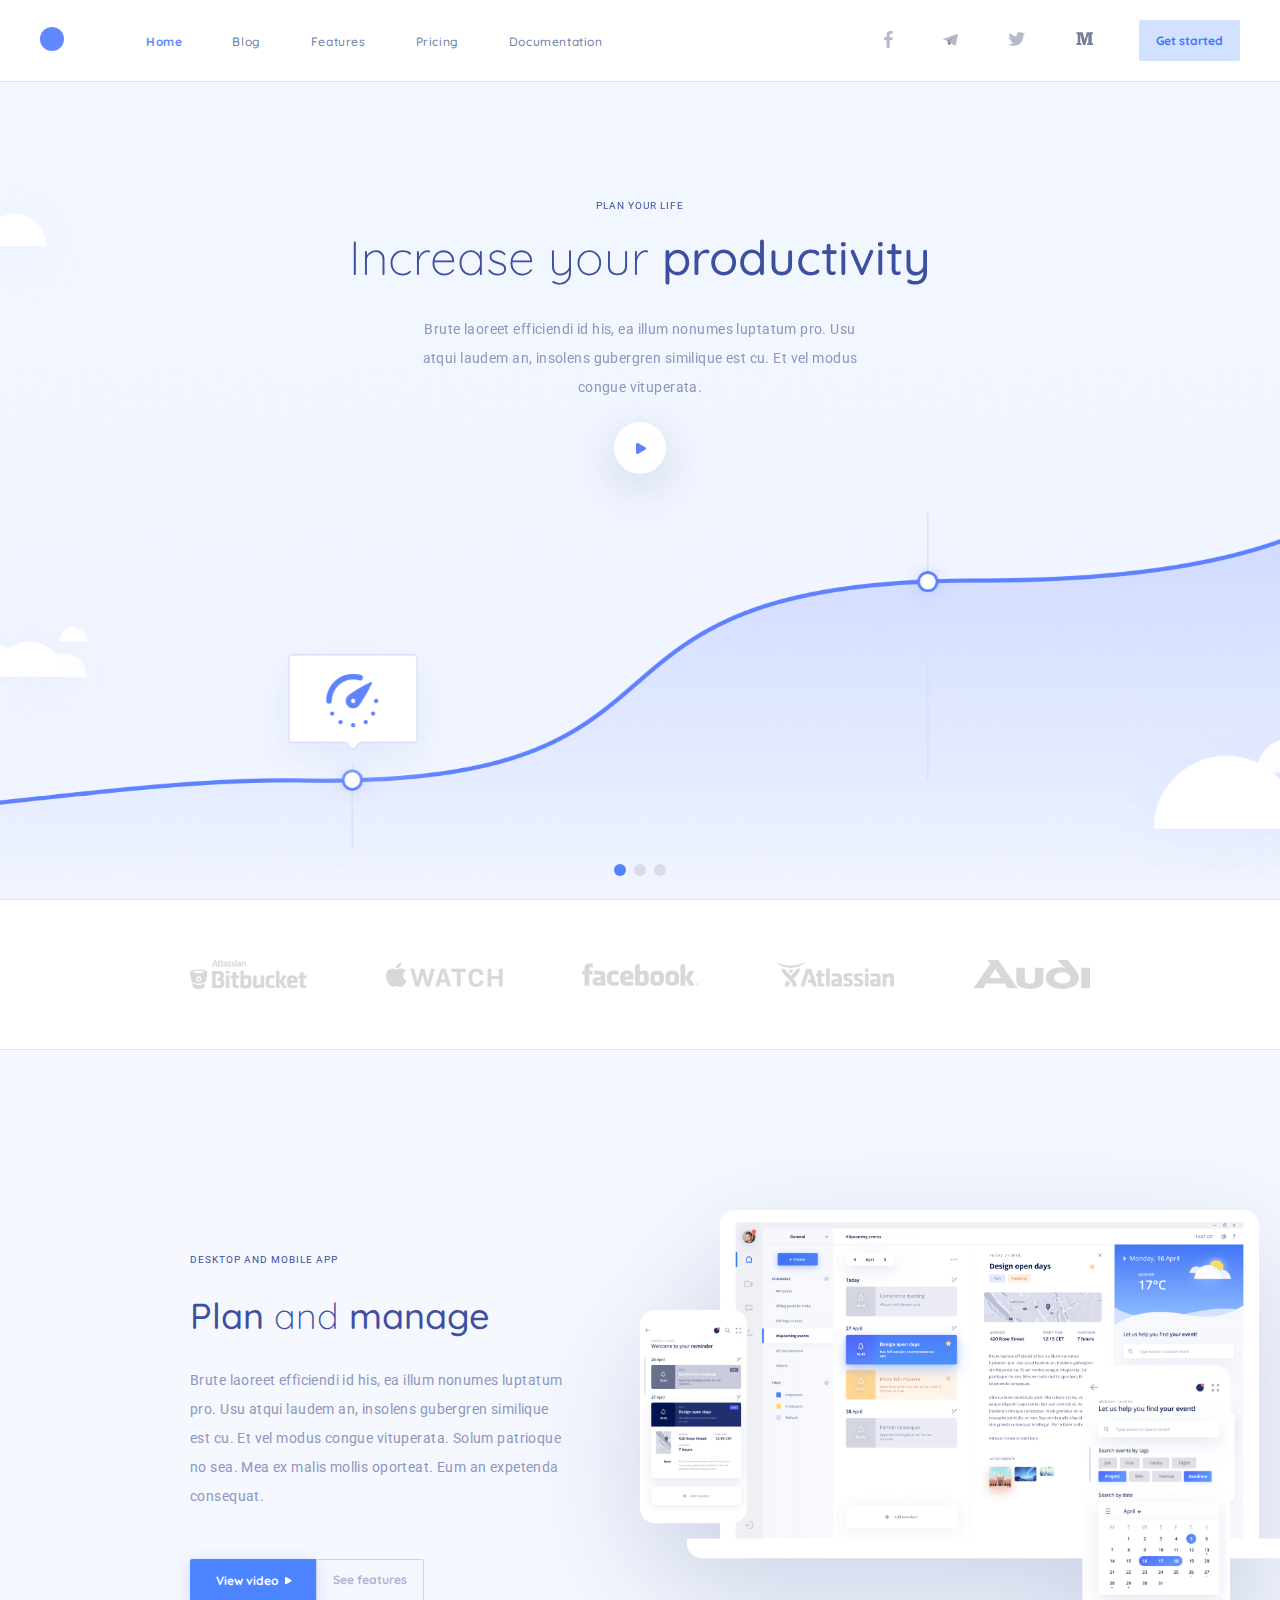
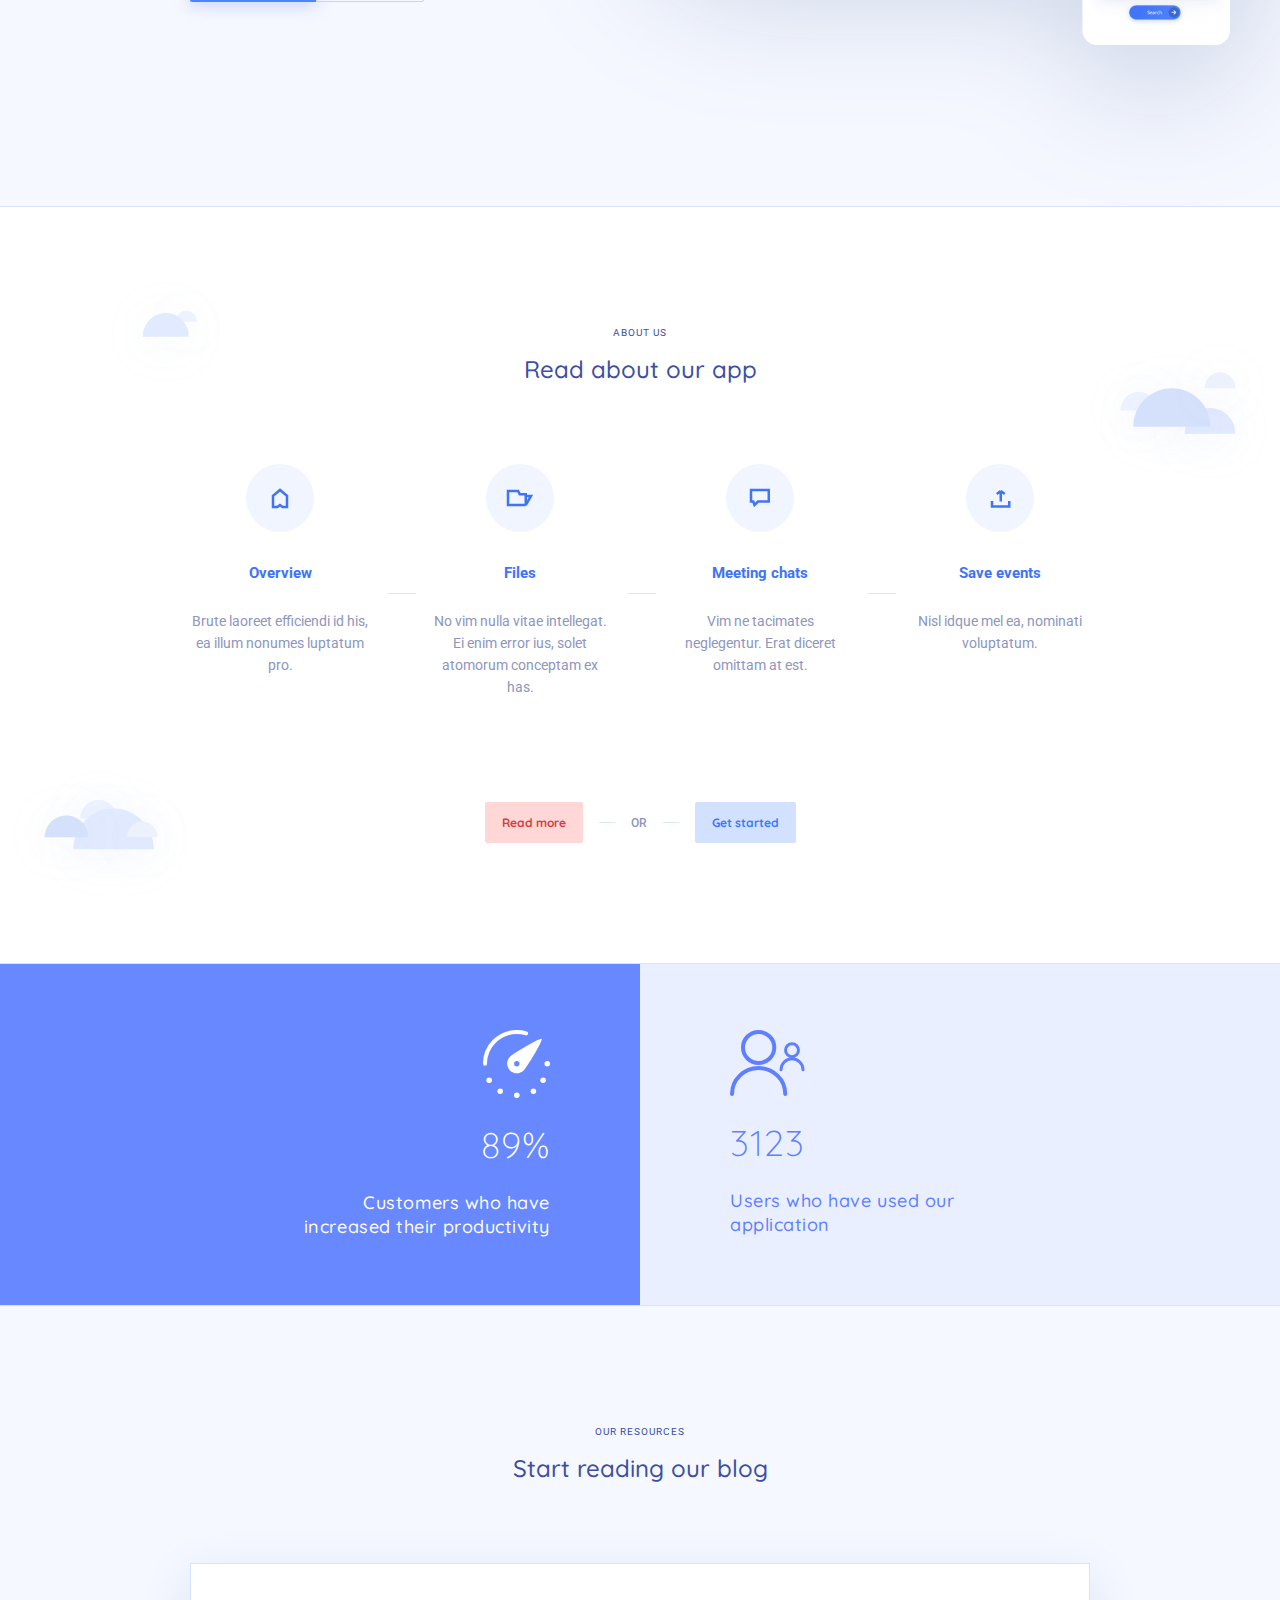
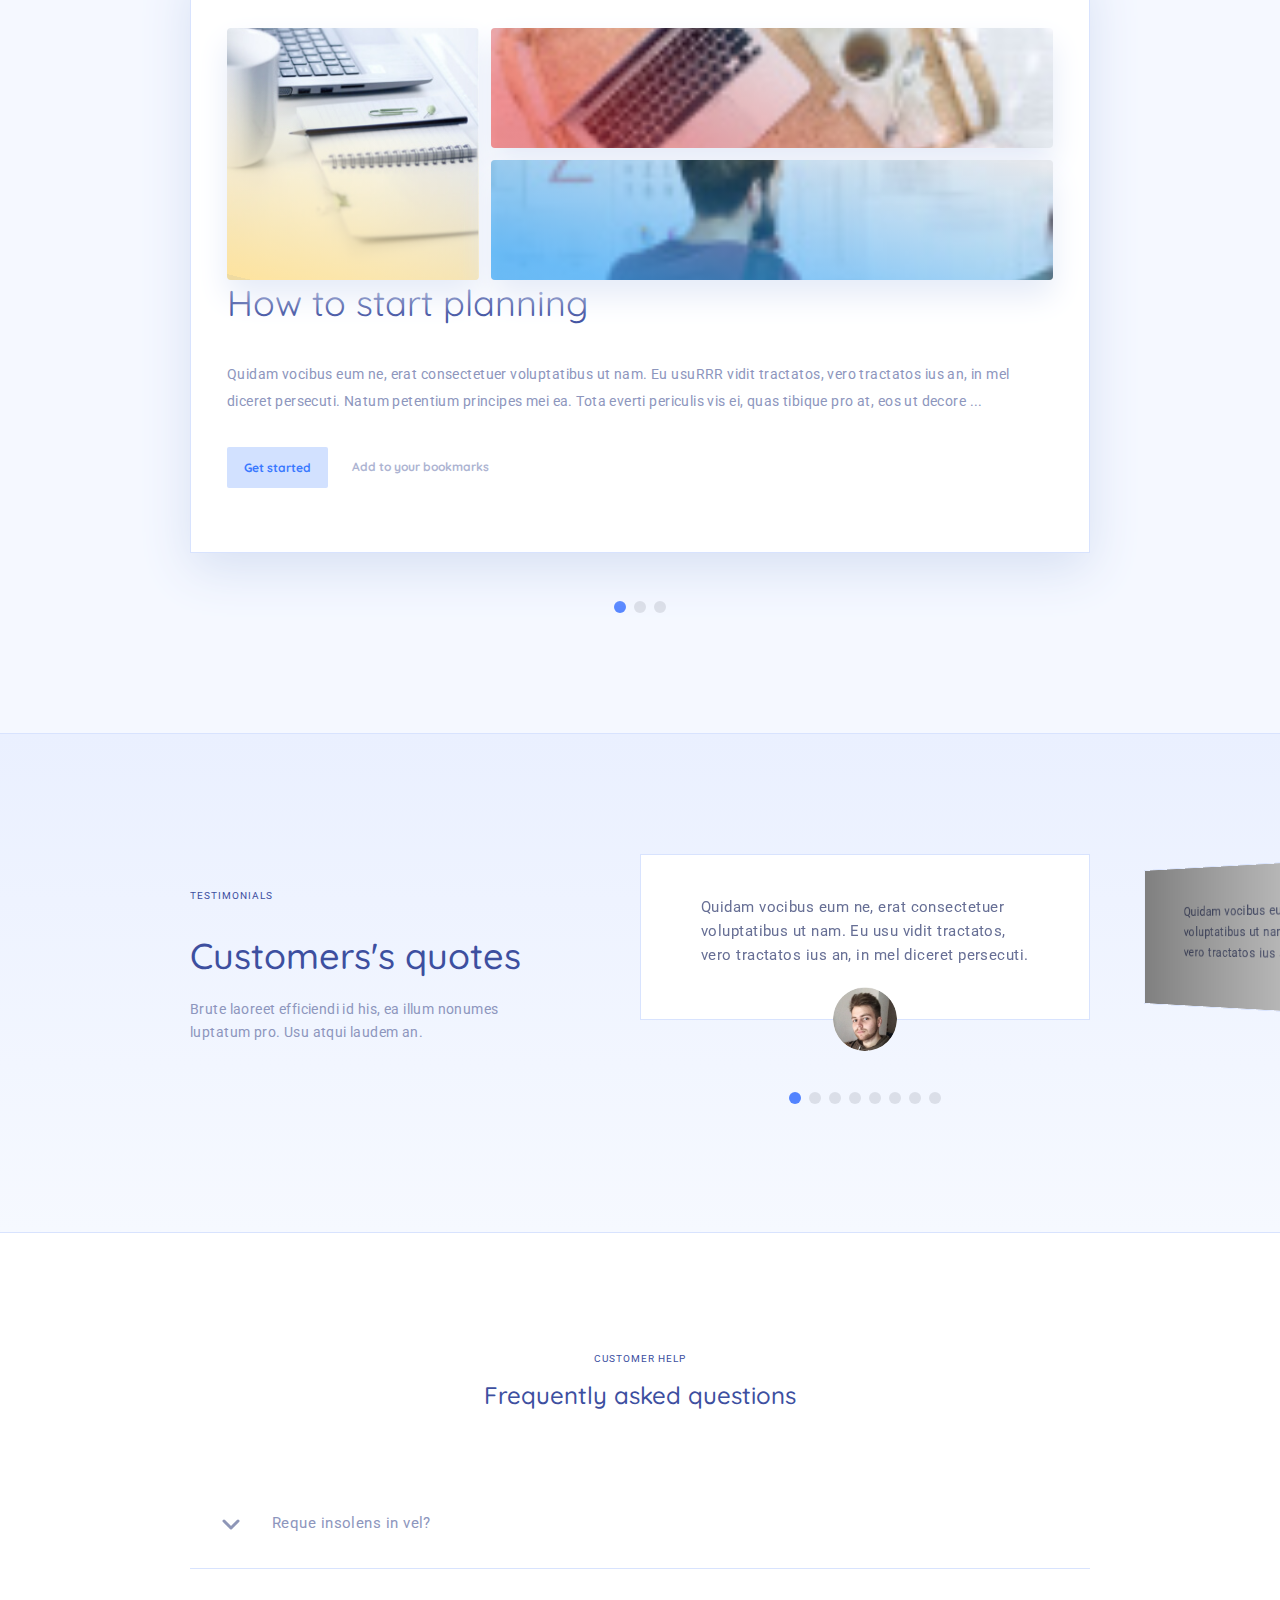
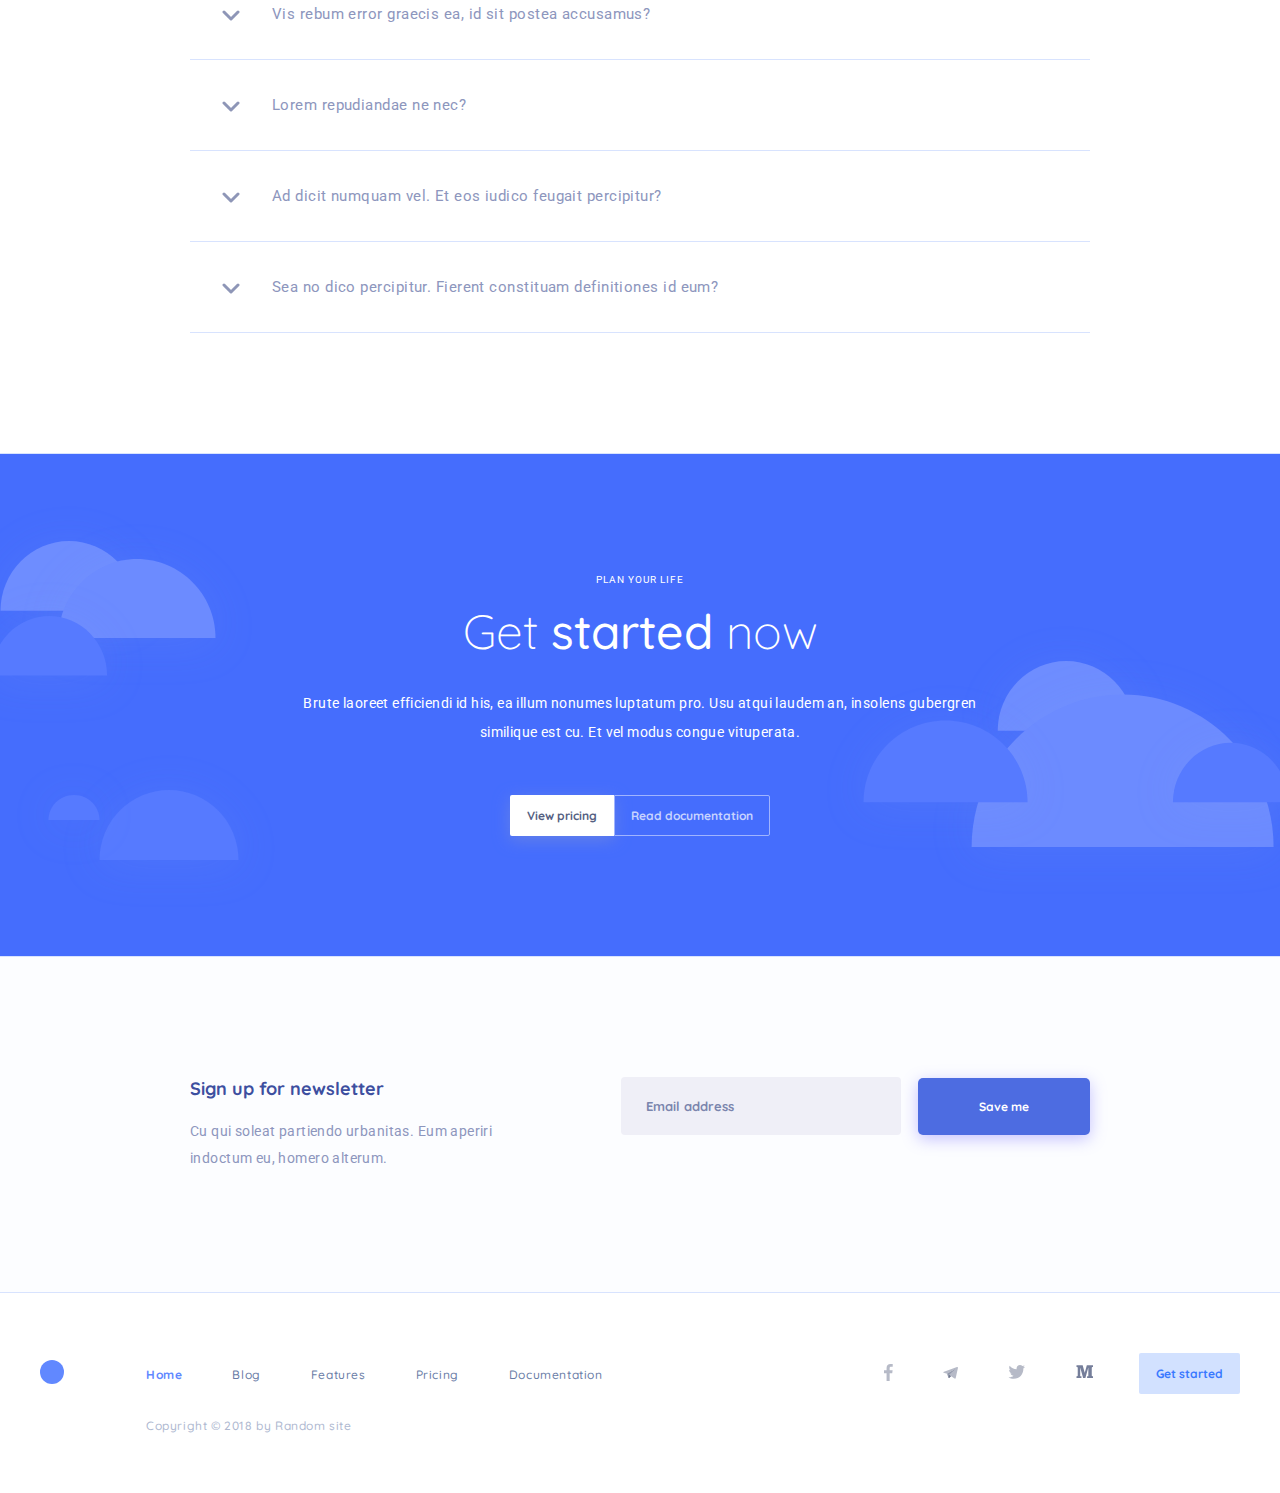
<file: index.html>
<!DOCTYPE html>
<html lang="en">

<head>
    <meta charset="UTF-8">
    <meta http-equiv="X-UA-Compatible" content="IE=edge">
    <meta name="viewport" content="width=device-width, initial-scale=1.0">
    <meta name="description" content="Landing Page Productivity">
    <title>Productivity</title>
    <link rel="preconnect" href="https://fonts.googleapis.com">
    <link rel="preconnect" href="https://fonts.gstatic.com" crossorigin>
    <link rel="stylesheet" href="css/style.css">
</head>

<body>
<header class="section-outer section-header">
    <div class="section-inner section-inner--wide">
        <div class="main-navigation">
            <h1 class="logo"><a class="logo-link" href="#" aria-label="Logo"></a></h1>
            <button class="btn btn-burger" aria-label="Burger-menu">
                <span class="btn-burger__line"></span>
                <span class="btn-burger__line"></span>
                <span class="btn-burger__line"></span>
            </button>
            <div class="main-navigation__inner-wrap">
                <nav class="nav">
                    <ul class="nav-wrapper">
                        <li class="nav-wrapper__item">
                            <a href="#" class="nav-wrapper__item-link nav-wrapper__item-link--active">Home</a>
                        </li>
                        <li class="nav-wrapper__item">
                            <a href="#" class="nav-wrapper__item-link">Blog</a>
                        </li>
                        <li class="nav-wrapper__item">
                            <a href="#" class="nav-wrapper__item-link">Features</a>
                        </li>
                        <li class="nav-wrapper__item">
                            <a href="#" class="nav-wrapper__item-link">Pricing</a>
                        </li>
                        <li class="nav-wrapper__item">
                            <a href="#" class="nav-wrapper__item-link">Documentation</a>
                        </li>
                    </ul>
                </nav>
                <div class="socials">
                    <ul class="social-wrapper">
                        <li class="social-wrapper__item">
                            <a href="#" class="social-wrapper__item-link" aria-label="Facebook">
                                <svg width="9" height="17" viewBox="0 0 9 17" fill="none" xmlns="http://www.w3.org/2000/svg">
                                    <path d="M5.65597 17V9.24548H8.22501L8.60969 6.2234H5.65597V4.294C5.65597 3.41904 5.89578 2.82278 7.13417 2.82278L8.71368 2.82208V0.119112C8.44051 0.0822826 7.5029 -1.65981e-08 6.41206 -1.65981e-08C4.13475 -1.65981e-08 2.57564 1.40836 2.57564 3.9947V6.2234H-2.3404e-08V9.24548H2.57564V17H5.65597Z" fill="#B6BAC7"/>
                                </svg>
                            </a>
                        </li>
                        <li class="social-wrapper__item">
                            <a href="#" class="social-wrapper__item-link" aria-label="Telegram">
                                <svg width="15" height="13" viewBox="0 0 15 13" fill="none" xmlns="http://www.w3.org/2000/svg">
                                    <path d="M5.81972 12.0232C5.38191 12.0232 5.4563 11.8651 5.3053 11.4664L4.01782 7.41344L13.9283 1.78983" fill="#9399AB"/>
                                    <path d="M5.81982 12.0232C6.15768 12.0232 6.30696 11.8754 6.49554 11.7L8.29744 10.0241L6.04979 8.72772" fill="#70788E"/>
                                    <path d="M6.04945 8.72806L11.4957 12.5768C12.1172 12.9048 12.5657 12.735 12.7205 12.0249L14.9374 2.03246C15.1644 1.16206 14.5906 0.76729 13.996 1.02547L0.978404 5.82666C0.0898302 6.16756 0.0950105 6.64173 0.816436 6.85301L4.15705 7.85032L11.8909 3.18335C12.256 2.97158 12.5911 3.08543 12.3161 3.31891" fill="#B6BAC7"/>
                                </svg>                                               
                            </a>
                        </li>
                        <li class="social-wrapper__item">
                            <a href="#" class="social-wrapper__item-link" aria-label="Twitter">
                                <svg width="18" height="14" viewBox="0 0 18 14" fill="none" xmlns="http://www.w3.org/2000/svg">
                                    <path fill-rule="evenodd" clip-rule="evenodd" d="M17.0328 1.62981C16.4253 1.90701 15.7726 2.09357 15.0877 2.17837C15.7868 1.74747 16.3239 1.06534 16.5767 0.252819C15.9222 0.651657 15.1973 0.941312 14.4257 1.0974C13.8081 0.421364 12.9276 0 11.9535 0C10.0832 0 8.56631 1.55825 8.56631 3.47957C8.56631 3.75253 8.59598 4.01807 8.65402 4.27274C5.83853 4.12699 3.3424 2.74099 1.67204 0.636817C1.38053 1.15093 1.2135 1.74826 1.2135 2.38588C1.2135 3.59299 1.81147 4.65793 2.72005 5.28243C2.16541 5.26387 1.64276 5.10752 1.18615 4.84649V4.89021C1.18615 6.57699 2.35476 7.98287 3.90258 8.30287C3.61882 8.38237 3.31957 8.42477 3.01181 8.42477C2.79357 8.42477 2.581 8.40357 2.37462 8.36249C2.80543 9.74531 4.05659 10.7513 5.53864 10.7794C4.37931 11.7122 2.91868 12.2687 1.33113 12.2687C1.05768 12.2687 0.788618 12.2528 0.523682 12.2202C2.02249 13.2077 3.80327 13.7838 5.71599 13.7838C11.946 13.7838 15.3531 8.48095 15.3531 3.88305C15.3531 3.73199 15.3498 3.58226 15.3433 3.43253C16.0053 2.94226 16.5798 2.32877 17.0338 1.63047" fill="#B6BAC7"/>
                                </svg>
                            </a>
                        </li>
                        <li class="social-wrapper__item">
                            <a href="#" class="social-wrapper__item-link" aria-label="Medium">
                                <svg width="17" height="14" viewBox="0 0 17 14" fill="none" xmlns="http://www.w3.org/2000/svg">
                                    <path d="M17.0001 2.10651H16.3472C16.1047 2.10651 15.7619 2.45072 15.7619 2.67109V10.6583C15.7619 10.8789 16.1047 11.1796 16.3472 11.1796H17.0001V13.0755H11.084V11.1796H12.3223V2.78361H12.2616L9.36999 13.0755H7.13129L4.277 2.78361H4.20477V11.1796H5.44303V13.0755H0.48999V11.1796H1.12422C1.38542 11.1796 1.72825 10.8789 1.72825 10.6583V2.67109C1.72825 2.45072 1.38542 2.10651 1.12422 2.10651H0.48999V0.210635H6.68355L8.717 7.65872H8.77295L10.8252 0.210635H17.0001V2.10651Z" fill="#757E9A"/>
                                </svg> 
                            </a>
                        </li>
                    </ul>
                </div>
                <a href="#" class="btn btn--primary">Get started</a>
            </div>
        </div>
    </div>
</header><div class="main">
    <section class="section-outer section-hero-image swiper-container">
        <ul class="slider-hero-image swiper-wrapper">
            <li class="slider-hero-image__item swiper-slide">
                <div class="slider-hero-image__item-content section-inner">
                    <h2>PLAN YOUR LIFE</h2>
                    <div class="section-subtitle">Increase your <span>productivity</span></div>
                    <div class="text">Brute laoreet efficiendi id his, ea illum nonumes luptatum pro. Usu atqui laudem
                        an, insolens gubergren similique est cu. Et vel modus congue vituperata.</div>
                    <div class="play-button">
                        <a href="#" aria-label="Play-button">
                            <img src="img/icons/play-button.svg" alt="play button">
                        </a>
                    </div>
                </div>
            </li>
            <li class="slider-hero-image__item swiper-slide">
                <div class="slider-hero-image__item-content section-inner">
                    <h2>PLAN YOUR LIFE</h2>
                    <div class="section-subtitle">Increase your <span>productivity</span></div>
                    <div class="text">Brute laoreet efficiendi id his, ea illum nonumes luptatum pro. Usu atqui laudem
                        an, insolens gubergren similique est cu. Et vel modus congue vituperata.</div>
                    <div class="play-button">
                        <a href="#" aria-label="Play-button">
                            <img src="img/icons/play-button.svg" alt="play button">
                        </a>
                    </div>
                </div>
            </li>
            <li class="slider-hero-image__item swiper-slide">
                <div class="slider-hero-image__item-content section-inner">
                    <h2>PLAN YOUR LIFE</h2>
                    <div class="section-subtitle">Increase your <span>productivity</span></div>
                    <div class="text">Brute laoreet efficiendi id his, ea illum nonumes luptatum pro. Usu atqui laudem
                        an, insolens gubergren similique est cu. Et vel modus congue vituperata.</div>
                    <div class="play-button">
                        <a href="#" aria-label="Play-button">
                            <img src="img/icons/play-button.svg" alt="play button">
                        </a>
                    </div>
                </div>
            </li>
        </ul>

        <ul class="dots swiper-pagination">
            <li class="dots__item dots__item--active"></li>
            <li class="dots__item"></li>
            <li class="dots__item"></li>
        </ul>
    </section>

    <section class="section-outer section-customers">
        <h2 class="visually-hidden">Customers</h2>
        <div class="section-inner">
            <a href="#" aria-label="BitBucket-logo"><img src="img/icons/bitbucket.svg" alt="bitbucket-logo"></a>
            <a href="#" aria-label="Apple-Watch-logo"><img src="img/icons/apple-watch.svg" alt="apple-watch-logo"></a>
            <a href="#" aria-label="Facebook-logo"><img src="img/icons/facebook.svg" alt="facebook-logo"></a>
            <a href="#" aria-label="Atlassian-logo"><img src="img/icons/atlassian.svg" alt="atlassian-logo"></a>
            <a href="#" aria-label="audi-logo"><img src="img/icons/audi.svg" alt="audi-logo"></a>
        </div>
    </section>

    <section class="section-outer section-plan-and-manage">
        <div class="section-inner">
            <div class="section-plan-and-manage__content">
                <img src="img/plan-and-manage/illustration.png" alt="aside image" class="aside-image">
                <h2>DESKTOP AND MOBILE APP</h2>
                <div class="section-subtitle"><span>Plan</span> and <span>manage</span></div>
                <div class="text">Brute laoreet efficiendi id his, ea illum nonumes luptatum pro. Usu atqui laudem an,
                    insolens gubergren similique est cu. Et vel modus congue vituperata. Solum patrioque no sea. Mea ex
                    malis mollis oporteat. Eum an expetenda consequat.</div>
                <div class="btn-group">
                    <a href="#" class="btn btn--secondary" aria-label="View-video-button">View video</a>
                    <a href="#" class="btn btn--no-bg" aria-label="See-features-button">See features</a>
                </div>
            </div>
        </div>
    </section>

    <section class="section-outer section-features">
        <div class="section-inner">
            <h2 class="ta-c">ABOUT US</h2>
            <div class="ta-c section-subtitle">Read about our app</div>
            <ul class="features-list">
                <li class="features-list__item">
                    <div class="features-list__item-icon">
                        <img src="img/features/1-feature-icon.svg" alt="1-feature-icon">
                    </div>
                    <h3 class="features-list__item-title">Overview</h3>
                    <div class="features-list__item-text">Brute laoreet efficiendi id his, ea illum nonumes luptatum
                        pro.</div>
                </li>
                <li class="features-list__item">
                    <div class="features-list__item-icon">
                        <img src="img/features/2-feature-icon.svg" alt="2-feature-icon">
                    </div>
                    <h3 class="features-list__item-title">Files</h3>
                    <div class="features-list__item-text">No vim nulla vitae intellegat. Ei enim error ius, solet
                        atomorum conceptam ex has.</div>
                </li>
                <li class="features-list__item">
                    <div class="features-list__item-icon">
                        <img src="img/features/3-feature-icon.svg" alt="3-feature-icon">
                    </div>
                    <h3 class="features-list__item-title">Meeting chats</h3>
                    <div class="features-list__item-text">Vim ne tacimates neglegentur. Erat diceret omittam at est.
                    </div>
                </li>
                <li class="features-list__item">
                    <div class="features-list__item-icon">
                        <img src="img/features/4-feature-icon.svg" alt="4-feature-icon">
                    </div>
                    <h3 class="features-list__item-title">Save events</h3>
                    <div class="features-list__item-text">Nisl idque mel ea, nominati voluptatum.</div>
                </li>
            </ul>
            <div class="btns">
                <a href="#" class="btn btn--danger" aria-label="Read-more-button">Read more</a>
                <span class="or-block">OR</span>
                <a href="#" class="btn btn--primary" aria-label="Get-started-button">Get started</a>
            </div>
        </div>
    </section>

    <section class="section-outer section-stats">
        <h2 class="visually-hidden">Stats</h2>
        <div class="section-stats__left">
            <div class="section-stats__icon">
                <img src="img/stats/1-stats-icon.svg" alt="left-stats-icon">
            </div>
            <div class="section-stats__number">89%</div>
            <div class="section-stats__text">Customers who have increased their productivity</div>
        </div>
        <div class="section-stats__right">
            <div class="section-stats__icon">
                <img src="img/stats/2-stats-icon.svg" alt="right-stats-icon">
            </div>
            <div class="section-stats__number">3123</div>
            <div class="section-stats__text">Users who have used our application</div>
        </div>
    </section>

    <section class="section-outer section-blog">
        <div class="section-inner">
            <h2 class="ta-c">OUR RESOURCES</h2>
            <div class="ta-c section-subtitle">Start reading our blog</div>
            <div class="slider">
                <div class="slider-wrapper slider-blog-container swiper-container">
                    <ul class="slider-blog swiper-wrapper">
                        <li class="slider-blog__item swiper-slide">
                            <div class="slider-blog__item-gallery">
                                <a href="#" class="image-link image-link--b" aria-label="image-1">
                                    <img src="img/blog/image-blog-b.jpg" alt="image-blog">
                                    <span class="loupe"></span>
                                </a>
                                <a href="#" class="image-link image-link--s-1" aria-label="image-2">
                                    <img src="img/blog/image-blog-s.jpg" alt="image-blog">
                                    <span class="loupe"></span>
                                </a>
                                <a href="#" class="image-link image-link--s-2" aria-label="image-3">
                                    <img src="img/blog/image-blog-s-2.jpg" alt="image-blog">
                                    <span class="loupe"></span>
                                </a>
                            </div>
                            <div class="slider-blog__item-content">
                                <h3 class="title">How to start planning</h3>
                                <div class="text">Quidam vocibus eum ne, erat consectetuer voluptatibus ut nam. Eu usuRRR
                                    vidit tractatos, vero tractatos ius an, in mel diceret persecuti. Natum petentium
                                    principes mei ea. Tota everti periculis vis ei, quas tibique pro at, eos ut decore ...
                                </div>
                                <!-- <div class="btns">
                                    <a href="#" class="btn btn--primary">Get started</a>
                                    <a href="#" class="btn btn--">Add to your bookmarks</a>
                                </div> -->
                                <div class="btns">
                                    <a href="#" class="btn btn--primary" aria-label="Get-started-button">Get started</a>
                                    <a href="#" class="btn btn--no-bg" aria-label="Add to your bookmarks-button">Add to your bookmarks</a>
                                </div>
                            </div>
                        </li>
                        <li class="slider-blog__item swiper-slide">
                            <div class="slider-blog__item-gallery">
                                <a href="#" class="image-link image-link--b" aria-label="image-1">
                                    <img src="img/blog/image-blog-b.jpg" alt="image-blog">
                                    <span class="loupe"></span>
                                </a>
                                <a href="#" class="image-link image-link--s-1" aria-label="image-2">
                                    <img src="img/blog/image-blog-s.jpg" alt="image-blog">
                                    <span class="loupe"></span>
                                </a>
                                <a href="#" class="image-link image-link--s-2" aria-label="image-3">
                                    <img src="img/blog/image-blog-s-2.jpg" alt="image-blog">
                                    <span class="loupe"></span>
                                </a>
                            </div>
                            <div class="slider-blog__item-content">
                                <h3 class="title">Lorem ipsum dolor sit.</h3>
                                <div class="text">Lorem ipsum dolor sit amet consectetur adipisicing elit. Quam minus corporis officiis veritatis mollitia quaerat, quae nihil, nulla odio in voluptate saepe, voluptatem molestias laborum veniam rem.
                                </div>
                                <!-- <div class="btns">
                                    <a href="#" class="btn btn--primary">Get started</a>
                                    <a href="#" class="btn btn--">Add to your bookmarks</a>
                                </div> -->
                                <div class="btns">
                                    <a href="#" class="btn btn--primary" aria-label="Get-started-button">Get started</a>
                                    <a href="#" class="btn btn--no-bg" aria-label="Add to your bookmarks-button">Add to your bookmarks</a>
                                </div>
                            </div>
                        </li>
                        <li class="slider-blog__item swiper-slide">
                            <div class="slider-blog__item-gallery">
                                <a href="#" class="image-link image-link--b" aria-label="image-1">
                                    <img src="img/blog/image-blog-b.jpg" alt="image-blog">
                                    <span class="loupe"></span>
                                </a>
                                <a href="#" class="image-link image-link--s-1" aria-label="image-2">
                                    <img src="img/blog/image-blog-s.jpg" alt="image-blog">
                                    <span class="loupe"></span>
                                </a>
                                <a href="#" class="image-link image-link--s-2" aria-label="image-3">
                                    <img src="img/blog/image-blog-s-2.jpg" alt="image-blog">
                                    <span class="loupe"></span>
                                </a>
                            </div>
                            <div class="slider-blog__item-content">
                                <h3 class="title">How to start planning</h3>
                                <div class="text">Quidam vocibus eum ne, erat consectetuer voluptatibus ut nam. Eu usuRRR
                                    vidit tractatos, vero tractatos ius an, in mel diceret persecuti. Natum petentium
                                    principes mei ea. Tota everti periculis vis ei, quas tibique pro at, eos ut decore ...
                                </div>
                                <!-- <div class="btns">
                                    <a href="#" class="btn btn--primary">Get started</a>
                                    <a href="#" class="btn btn--">Add to your bookmarks</a>
                                </div> -->
                                <div class="btns">
                                    <a href="#" class="btn btn--primary" aria-label="Get-started-button">Get started</a>
                                    <a href="#" class="btn btn--no-bg" aria-label="Add to your bookmarks-button">Add to your bookmarks</a>
                                </div>
                            </div>
                        </li>
                    </ul>

                </div>
                <!-- <a href="#" class="btn-blog btn-blog--prev swiper-button-prev" aria-label="Previos slide"></a>
                <a href="#" class="btn-blog btn-blog--next swiper-button-next" aria-label="Next slide"></a> -->
                <ul class="dots">
                    <li class="dots__item dots__item--active"></li>
                    <li class="dots__item"></li>
                    <li class="dots__item"></li>
                </ul>
            </div>
        </div>
    </section>

    <section class="section-outer section-quotes">
        <div class="section-inner">
            <div class="section-quotes__left">
                <h2>TESTIMONIALS</h2>
                <div class="section-subtitle">Customers's quotes</div>
                <div class="text">Brute laoreet efficiendi id his, ea illum nonumes luptatum pro. Usu atqui laudem an.</div>
            </div>
            <div class="section-quotes__right">
                <div class="slider-quotes-container swiper-container">
                    <ul class="slider-quotes swiper-wrapper">
                        <li class="slider-quotes__item swiper-slide">
                            <div class="slider-quotes__item-text">Quidam vocibus eum ne, erat consectetuer voluptatibus ut nam. Eu usu vidit tractatos, vero tractatos ius an, in mel diceret persecuti.</div>
                            <div class="slider-quotes__item-photo">
                                <img src="img/quotes/quotes-photo-1.jpg" alt="">
                            </div>
                        </li>
                        <li class="slider-quotes__item swiper-slide">
                            <div class="slider-quotes__item-text">Quidam vocibus eum ne, erat consectetuer voluptatibus ut nam. Eu usu vidit tractatos, vero tractatos ius an, in mel diceret persecuti.</div>
                            <div class="slider-quotes__item-photo">
                                <img src="img/quotes/quotes-photo-1.jpg" alt="">
                            </div>
                        </li>
                        <li class="slider-quotes__item swiper-slide">
                            <div class="slider-quotes__item-text">Quidam vocibus eum ne, erat consectetuer voluptatibus ut nam. Eu usu vidit tractatos, vero tractatos ius an, in mel diceret persecuti.</div>
                            <div class="slider-quotes__item-photo">
                                <img src="img/quotes/quotes-photo-1.jpg" alt="">
                            </div>
                        </li>
                        <li class="slider-quotes__item swiper-slide">
                            <div class="slider-quotes__item-text">Quidam vocibus eum ne, erat consectetuer voluptatibus ut nam. Eu usu vidit tractatos, vero tractatos ius an, in mel diceret persecuti.</div>
                            <div class="slider-quotes__item-photo">
                                <img src="img/quotes/quotes-photo-1.jpg" alt="">
                            </div>
                        </li>
                        <li class="slider-quotes__item swiper-slide">
                            <div class="slider-quotes__item-text">Quidam vocibus eum ne, erat consectetuer voluptatibus ut nam. Eu usu vidit tractatos, vero tractatos ius an, in mel diceret persecuti.</div>
                            <div class="slider-quotes__item-photo">
                                <img src="img/quotes/quotes-photo-1.jpg" alt="">
                            </div>
                        </li>
                        <li class="slider-quotes__item swiper-slide">
                            <div class="slider-quotes__item-text">Quidam vocibus eum ne, erat consectetuer voluptatibus ut nam. Eu usu vidit tractatos, vero tractatos ius an, in mel diceret persecuti.</div>
                            <div class="slider-quotes__item-photo">
                                <img src="img/quotes/quotes-photo-1.jpg" alt="">
                            </div>
                        </li>
                        <li class="slider-quotes__item swiper-slide">
                            <div class="slider-quotes__item-text">Quidam vocibus eum ne, erat consectetuer voluptatibus ut nam. Eu usu vidit tractatos, vero tractatos ius an, in mel diceret persecuti.</div>
                            <div class="slider-quotes__item-photo">
                                <img src="img/quotes/quotes-photo-1.jpg" alt="">
                            </div>
                        </li>
                        <li class="slider-quotes__item swiper-slide">
                            <div class="slider-quotes__item-text">Quidam vocibus eum ne, erat consectetuer voluptatibus ut nam. Eu usu vidit tractatos, vero tractatos ius an, in mel diceret persecuti.</div>
                            <div class="slider-quotes__item-photo">
                                <img src="img/quotes/quotes-photo-1.jpg" alt="">
                            </div>
                        </li>
                    </ul>
                </div>
                <ul class="dots swiper-pagination">
                    <li class="dots__item dots__item--active"></li>
                    <li class="dots__item"></li>
                    <li class="dots__item"></li>
                    <li class="dots__item"></li>
                    <li class="dots__item"></li>
                    <li class="dots__item"></li>
                    <li class="dots__item"></li>
                    <li class="dots__item"></li>
                    <li class="dots__item"></li>
                </ul>
            </div>
        </div>
    </section>

    <section class="section-outer section-faq">
        <div class="section-inner">
            <h2 class="ta-c">CUSTOMER HELP</h2>
            <div class="ta-c section-subtitle">Frequently asked questions</div>
            <ul class="faq-accordion">
                <li class="faq-accordion__item">
                    <div class="faq-accordion__item-trigger">
                        <div class="faq-accordion__item-trigger-icon">
                            <svg width="18" height="11" viewBox="0 0 18 11" fill="none" xmlns="http://www.w3.org/2000/svg">
                                <path class="arrow" d="M16 9L9 2L2 9" stroke-width="3" stroke-linecap="round" stroke-linejoin="round"/>
                            </svg>
                        </div>
                        <div class="faq-accordion__item-trigger-text">Reque insolens in vel?</div>
                    </div>
                    <div class="faq-accordion__item-content">
                        <div class="faq-accordion__item-content-text">Quidam vocibus eum ne, erat consectetuer voluptatibus ut nam. Eu usu vidit tractatos, vero tractatos ius an, in mel diceret persecuti.</div>
                        <div class="faq-accordion__item-content-btn">
                            <a href="#" class="btn btn--grayscale">Go to documentation</a>
                        </div>
                    </div>
                </li>
                <li class="faq-accordion__item">
                    <div class="faq-accordion__item-trigger">
                        <div class="faq-accordion__item-trigger-icon">
                            <svg width="18" height="11" viewBox="0 0 18 11" fill="none" xmlns="http://www.w3.org/2000/svg">
                                <path class="arrow" d="M16 9L9 2L2 9" stroke-width="3" stroke-linecap="round" stroke-linejoin="round"/>
                            </svg>
                        </div>
                        <div class="faq-accordion__item-trigger-text">Vis rebum error graecis ea, id sit postea accusamus?</div>
                    </div>
                    <div class="faq-accordion__item-content">
                        <div class="faq-accordion__item-content-text">Quidam vocibus eum ne, erat consectetuer voluptatibus ut nam. Eu usu vidit tractatos, vero tractatos ius an, in mel diceret persecuti.</div>
                        <div class="faq-accordion__item-content-btn">
                            <a href="#" class="btn btn--grayscale">Go to documentation</a>
                        </div>
                    </div>
                </li>
                <li class="faq-accordion__item">
                    <div class="faq-accordion__item-trigger">
                        <div class="faq-accordion__item-trigger-icon">
                            <svg width="18" height="11" viewBox="0 0 18 11" fill="none" xmlns="http://www.w3.org/2000/svg">
                                <path class="arrow" d="M16 9L9 2L2 9" stroke-width="3" stroke-linecap="round" stroke-linejoin="round"/>
                            </svg>
                        </div>
                        <div class="faq-accordion__item-trigger-text">Lorem repudiandae ne nec?</div>
                    </div>
                    <div class="faq-accordion__item-content">
                        <div class="faq-accordion__item-content-text">Quidam vocibus eum ne, erat consectetuer voluptatibus ut nam. Eu usu vidit tractatos, vero tractatos ius an, in mel diceret persecuti.</div>
                        <div class="faq-accordion__item-content-btn">
                            <a href="#" class="btn btn--grayscale">Go to documentation</a>
                        </div>
                    </div>
                </li>
                <li class="faq-accordion__item">
                    <div class="faq-accordion__item-trigger">
                        <div class="faq-accordion__item-trigger-icon">
                            <svg width="18" height="11" viewBox="0 0 18 11" fill="none" xmlns="http://www.w3.org/2000/svg">
                                <path class="arrow" d="M16 9L9 2L2 9" stroke-width="3" stroke-linecap="round" stroke-linejoin="round"/>
                            </svg>
                        </div>
                        <div class="faq-accordion__item-trigger-text">Ad dicit numquam vel. Et eos iudico feugait percipitur?</div>
                    </div>
                    <div class="faq-accordion__item-content">
                        <div class="faq-accordion__item-content-text">Quidam vocibus eum ne, erat consectetuer voluptatibus ut nam. Eu usu vidit tractatos, vero tractatos ius an, in mel diceret persecuti.</div>
                        <div class="faq-accordion__item-content-btn">
                            <a href="#" class="btn btn--grayscale">Go to documentation</a>
                        </div>
                    </div>
                </li>
                <li class="faq-accordion__item">
                    <div class="faq-accordion__item-trigger">
                        <div class="faq-accordion__item-trigger-icon">
                            <svg width="18" height="11" viewBox="0 0 18 11" fill="none" xmlns="http://www.w3.org/2000/svg">
                                <path class="arrow" d="M16 9L9 2L2 9" stroke-width="3" stroke-linecap="round" stroke-linejoin="round"/>
                            </svg>
                        </div>
                        <div class="faq-accordion__item-trigger-text">Sea no dico percipitur. Fierent constituam definitiones id eum?</div>
                    </div>
                    <div class="faq-accordion__item-content">
                        <div class="faq-accordion__item-content-text">Quidam vocibus eum ne, erat consectetuer voluptatibus ut nam. Eu usu vidit tractatos, vero tractatos ius an, in mel diceret persecuti.</div>
                        <div class="faq-accordion__item-content-btn">
                            <a href="#" class="btn btn--grayscale">Go to documentation</a>
                        </div>
                    </div>
                </li>
            </ul>
        </div>
    </section>

    <section class="section-outer section-get-started">
        <div class="section-inner">
            <h2>PLAN YOUR LIFE</h2>
            <div class="section-subtitle">Get <span>started</span> now</div>
            <div class="text">Brute laoreet efficiendi id his, ea illum nonumes luptatum pro. Usu atqui laudem an, insolens gubergren similique est cu. Et vel modus congue vituperata.</div>
            <div class="btn-group">
                <a href="#" class="btn btn--primary-inverted btn--primary">View pricing</a>
                <a href="#" class="btn btn--no-bg btn--no-bg-inverted">Read documentation</a>
            </div>
        </div>
    </section>

    <section class="section-outer section-newsletter">
        <div class="section-inner">
            <div class="section-newsletter-left">
                <h2 class="section-newsletter-left-title">Sign up for newsletter</h2>
                <div class="section-newsletter-left-text">Cu qui soleat partiendo urbanitas. Eum aperiri indoctum eu, homero alterum.</div>
            </div>
            <div class="section-newsletter-right">
                <form action="#">
                    <label for="email" class="visually-hidden">Email:</label>
                    <input id="email" type="email" placeholder="Email address">
                    <button class="btn btn--secondary btn--size-lg">Save me</button>
                </form>
            </div>
        </div>
    </section>
</div>
<footer class="section-outer section-footer">
    <div class="section-inner section-inner--wide">
        <div class="main-navigation">
            <h1 class="logo"><a class="logo-link" href="#" aria-label="Logo"></a></h1>
            <div class="main-navigation__inner-wrap">
                <nav class="nav">
                    <ul class="nav-wrapper">
                        <li class="nav-wrapper__item">
                            <a href="#" class="nav-wrapper__item-link nav-wrapper__item-link--active">Home</a>
                        </li>
                        <li class="nav-wrapper__item">
                            <a href="#" class="nav-wrapper__item-link">Blog</a>
                        </li>
                        <li class="nav-wrapper__item">
                            <a href="#" class="nav-wrapper__item-link">Features</a>
                        </li>
                        <li class="nav-wrapper__item">
                            <a href="#" class="nav-wrapper__item-link">Pricing</a>
                        </li>
                        <li class="nav-wrapper__item">
                            <a href="#" class="nav-wrapper__item-link">Documentation</a>
                        </li>
                    </ul>
                </nav>
                <div class="socials">
                    <ul class="social-wrapper">
                        <li class="social-wrapper__item">
                            <a href="#" class="social-wrapper__item-link" aria-label="Facebook">
                                <svg width="9" height="17" viewBox="0 0 9 17" fill="none" xmlns="http://www.w3.org/2000/svg">
                                    <path d="M5.65597 17V9.24548H8.22501L8.60969 6.2234H5.65597V4.294C5.65597 3.41904 5.89578 2.82278 7.13417 2.82278L8.71368 2.82208V0.119112C8.44051 0.0822826 7.5029 -1.65981e-08 6.41206 -1.65981e-08C4.13475 -1.65981e-08 2.57564 1.40836 2.57564 3.9947V6.2234H-2.3404e-08V9.24548H2.57564V17H5.65597Z" fill="#B6BAC7"/>
                                </svg>
                            </a>
                        </li>
                        <li class="social-wrapper__item">
                            <a href="#" class="social-wrapper__item-link" aria-label="Telegram">
                                <svg width="15" height="13" viewBox="0 0 15 13" fill="none" xmlns="http://www.w3.org/2000/svg">
                                    <path d="M5.81972 12.0232C5.38191 12.0232 5.4563 11.8651 5.3053 11.4664L4.01782 7.41344L13.9283 1.78983" fill="#9399AB"/>
                                    <path d="M5.81982 12.0232C6.15768 12.0232 6.30696 11.8754 6.49554 11.7L8.29744 10.0241L6.04979 8.72772" fill="#70788E"/>
                                    <path d="M6.04945 8.72806L11.4957 12.5768C12.1172 12.9048 12.5657 12.735 12.7205 12.0249L14.9374 2.03246C15.1644 1.16206 14.5906 0.76729 13.996 1.02547L0.978404 5.82666C0.0898302 6.16756 0.0950105 6.64173 0.816436 6.85301L4.15705 7.85032L11.8909 3.18335C12.256 2.97158 12.5911 3.08543 12.3161 3.31891" fill="#B6BAC7"/>
                                </svg>                                               
                            </a>
                        </li>
                        <li class="social-wrapper__item">
                            <a href="#" class="social-wrapper__item-link" aria-label="Twitter">
                                <svg width="18" height="14" viewBox="0 0 18 14" fill="none" xmlns="http://www.w3.org/2000/svg">
                                    <path fill-rule="evenodd" clip-rule="evenodd" d="M17.0328 1.62981C16.4253 1.90701 15.7726 2.09357 15.0877 2.17837C15.7868 1.74747 16.3239 1.06534 16.5767 0.252819C15.9222 0.651657 15.1973 0.941312 14.4257 1.0974C13.8081 0.421364 12.9276 0 11.9535 0C10.0832 0 8.56631 1.55825 8.56631 3.47957C8.56631 3.75253 8.59598 4.01807 8.65402 4.27274C5.83853 4.12699 3.3424 2.74099 1.67204 0.636817C1.38053 1.15093 1.2135 1.74826 1.2135 2.38588C1.2135 3.59299 1.81147 4.65793 2.72005 5.28243C2.16541 5.26387 1.64276 5.10752 1.18615 4.84649V4.89021C1.18615 6.57699 2.35476 7.98287 3.90258 8.30287C3.61882 8.38237 3.31957 8.42477 3.01181 8.42477C2.79357 8.42477 2.581 8.40357 2.37462 8.36249C2.80543 9.74531 4.05659 10.7513 5.53864 10.7794C4.37931 11.7122 2.91868 12.2687 1.33113 12.2687C1.05768 12.2687 0.788618 12.2528 0.523682 12.2202C2.02249 13.2077 3.80327 13.7838 5.71599 13.7838C11.946 13.7838 15.3531 8.48095 15.3531 3.88305C15.3531 3.73199 15.3498 3.58226 15.3433 3.43253C16.0053 2.94226 16.5798 2.32877 17.0338 1.63047" fill="#B6BAC7"/>
                                </svg>
                            </a>
                        </li>
                        <li class="social-wrapper__item">
                            <a href="#" class="social-wrapper__item-link" aria-label="Medium">
                                <svg width="17" height="14" viewBox="0 0 17 14" fill="none" xmlns="http://www.w3.org/2000/svg">
                                    <path d="M17.0001 2.10651H16.3472C16.1047 2.10651 15.7619 2.45072 15.7619 2.67109V10.6583C15.7619 10.8789 16.1047 11.1796 16.3472 11.1796H17.0001V13.0755H11.084V11.1796H12.3223V2.78361H12.2616L9.36999 13.0755H7.13129L4.277 2.78361H4.20477V11.1796H5.44303V13.0755H0.48999V11.1796H1.12422C1.38542 11.1796 1.72825 10.8789 1.72825 10.6583V2.67109C1.72825 2.45072 1.38542 2.10651 1.12422 2.10651H0.48999V0.210635H6.68355L8.717 7.65872H8.77295L10.8252 0.210635H17.0001V2.10651Z" fill="#757E9A"/>
                                </svg> 
                            </a>
                        </li>
                    </ul>
                </div>
                <a href="#" class="btn btn--primary">Get started</a>
            </div>
        </div>
        <div class="copyright">
            Copyright © 2018 by Random site
        </div>
    </div>
</footer>    <link rel="preconnect" href="https://fonts.googleapis.com"> 
    <link rel="preconnect" href="https://fonts.gstatic.com" crossorigin> 
    <link href="https://fonts.googleapis.com/css2?family=Quicksand:wght@300;400;500;700&family=Roboto:wght@400;500;700&display=swap" rel="stylesheet">

    <link rel="stylesheet" href="https://unpkg.com/swiper/swiper-bundle.min.css" />
    <script src="https://unpkg.com/swiper/swiper-bundle.min.js"></script>

    <script src="js/scripts.min.js"></script>
</body>

</html>
</file>
<file: css/style.css>
@charset "UTF-8";
/*Обнуление*/
* {
  padding: 0;
  margin: 0;
  border: 0; }

*, *:before, *:after {
  -webkit-box-sizing: border-box;
  box-sizing: border-box; }

:focus, :active {
  outline: none; }

a:focus, a:active {
  outline: none; }

nav, footer, header, aside {
  display: block; }

input, button, textarea {
  font-family: inherit; }

input::-ms-clear {
  display: none; }

button {
  cursor: pointer; }

button::-moz-focus-inner {
  padding: 0;
  border: 0; }

a, a:visited {
  text-decoration: none; }

a:hover {
  text-decoration: none; }

ul li {
  list-style: none; }

img {
  vertical-align: top;
  max-width: 100%; }

h1, h2, h3, h4, h5, h6 {
  font-size: inherit;
  font-weight: inherit; }

/*--------------------*/
body {
  font-family: Arial, "Helvetica Neue", Helvetica, sans-serif;
  font-family: 'Roboto', sans-serif;
  color: #8d96bd;
  font-size: 14px;
  padding-top: 80px; }
  @media (max-width: 991px) {
    body {
      padding-top: 60px; } }

.dots {
  z-index: 9;
  margin: 0 auto;
  padding: 0;
  list-style: none;
  display: -webkit-box;
  display: -ms-flexbox;
  display: flex;
  -webkit-box-pack: center;
      -ms-flex-pack: center;
          justify-content: center; }
  .dots__item {
    width: 12px;
    height: 12px;
    border-radius: 100%;
    background: #d1d6e3;
    -webkit-transition: all 0.2s ease;
    transition: all 0.2s ease;
    cursor: pointer; }
    .dots__item--active {
      background: #5283ff; }
    .dots__item + .dots__item {
      margin-left: 12px; }
  .dots .swiper-pagination-bullet {
    width: 12px;
    height: 12px;
    border-radius: 100%;
    background: #7e818a;
    -webkit-transition: all 0.2s ease;
    transition: all 0.2s ease;
    cursor: pointer;
    display: -webkit-box;
    display: -ms-flexbox;
    display: flex;
    -webkit-box-pack: center;
        -ms-flex-pack: center;
            justify-content: center; }
    .dots .swiper-pagination-bullet-active {
      background: #5283ff; }
    .dots .swiper-pagination-bullet:not(:first-child) {
      margin-left: 12px; }

.section-outer {
  padding: 0 20px;
  border-bottom: 1px solid #d8e3fe; }

.section-inner {
  max-width: 900px;
  margin: 0 auto;
  padding: 120px 0px 120px; }
  @media (max-width: 991px) {
    .section-inner {
      padding: 60px 0px 60px; } }
  .section-inner--wide {
    max-width: 1200px; }

.btn {
  cursor: pointer;
  font-family: 'Quicksand', sans-serif;
  display: inline-block;
  white-space: nowrap;
  font-weight: 700;
  font-size: 12px;
  margin: 0;
  padding: 12px 16px;
  border: 1px solid transparent;
  border-radius: 2px;
  background: none;
  color: #3a79ff;
  -webkit-transition: all 0.2s ease;
  transition: all 0.2s ease; }
  .btn--primary {
    background: #d2e1ff;
    margin-left: 36px; }
    .btn--primary:hover {
      background: #bbd0ff; }
    .btn--primary-inverted {
      background: #fff;
      color: #565f82;
      -webkit-box-shadow: 0px 4px 16px #6480E8;
              box-shadow: 0px 4px 16px #6480E8; }
      .btn--primary-inverted:hover {
        background: #d4d4d4; }
  .btn--danger {
    background: #ffd7d7;
    color: #d43f3f; }
    .btn--danger:hover {
      background: #fabebe; }
  .btn--secondary {
    background: #4c85ff;
    color: #fff;
    margin-left: 36px;
    padding: 12px 24px;
    -webkit-box-shadow: 0px 4px 16px rgba(188, 199, 255, 0.75);
            box-shadow: 0px 4px 16px rgba(188, 199, 255, 0.75); }
    .btn--secondary:hover {
      background: #2d61cf; }
  .btn--no-bg {
    color: #adb4d2;
    margin-left: 36px;
    border: 1px solid #d1d1E4; }
    .btn--no-bg:hover {
      background: #adb4d2;
      color: #f6f8ff; }
    .btn--no-bg-inverted {
      color: #c7d3ff;
      border: 1px solid #a0b4ff; }
      .btn--no-bg-inverted:hover {
        color: #fff;
        background: #adb4d2; }
  .btn--grayscale {
    font-weight: 500;
    font-size: 13px;
    background: #e8ecf4;
    color: #7382a3; }
    .btn--grayscale:hover {
      background: #cbd2e0; }
  .btn--size-lg {
    padding: 20px 60px; }

input {
  padding: 20px 24px;
  width: 280px;
  background: #efeff7;
  border-radius: 4px;
  -webkit-box-sizing: border-box;
          box-sizing: border-box;
  border: 1px solid transparent;
  font-family: 'Quicksand', sans-serif;
  font-weight: 700;
  font-size: 13px;
  color: #7a85ad; }
  input:focus {
    border: 1px solid #4d6ce1; }

::-webkit-input-placeholder {
  /* WebKit browsers */
  color: #7a85ad; }

:-moz-placeholder {
  /* Mozilla Firefox 4 to 18 */
  color: #7a85ad; }

::-moz-placeholder {
  /* Mozilla Firefox 19+ */
  color: #7a85ad; }

:-ms-input-placeholder {
  /* Internet Explorer 10+ */
  color: #7a85ad; }

.btn-group {
  display: -webkit-inline-box;
  display: -ms-inline-flexbox;
  display: inline-flex; }
  .btn-group .btn:nth-child(1) {
    border-top-right-radius: 0;
    border-bottom-right-radius: 0; }
  .btn-group .btn:nth-child(2) {
    border-top-left-radius: 0;
    border-bottom-left-radius: 0; }

.btn-burger {
  display: none;
  border: none;
  margin-left: 0;
  padding: 15px;
  -webkit-transition: all 0.2s ease;
  transition: all 0.2s ease; }
  .btn-burger__line {
    display: block;
    height: 2px;
    width: 32px;
    background: #6188ff;
    border-radius: 100px;
    -webkit-transition: all 0.2s ease;
    transition: all 0.2s ease; }
    .btn-burger__line + .btn-burger__line {
      margin-top: 5px; }
  @media (max-width: 991px) {
    .btn-burger {
      display: block;
      margin-left: auto; } }
  .btn-burger:hover .btn-burger__line {
    background: #1959fa; }
  .btn-burger:hover {
    -webkit-transform: scale(1.1);
            transform: scale(1.1); }

h1, h2, h3, h4, h5, h6 {
  font-family: 'Quicksand', sans-serif;
  padding: 0;
  margin: 0;
  font-weight: 400;
  color: #3d4f9f; }

h2 {
  font-family: 'Roboto', sans-serif;
  font-size: 10px;
  margin-bottom: 16px;
  letter-spacing: 0.1em;
  text-transform: uppercase; }

.section-subtitle {
  font-family: 'Quicksand', sans-serif;
  font-size: 48px;
  margin-bottom: 28px;
  font-weight: 400;
  color: #3d4f9f; }

.ta-c {
  text-align: center; }

.visually-hidden {
  position: absolute;
  width: 1px;
  height: 1px;
  margin: -1px;
  padding: 0;
  overflow: hidden;
  border: 0;
  clip: rect(0 0 0 0); }

.section-header {
  position: fixed;
  top: 0;
  right: 0;
  left: 0;
  z-index: 100;
  background: #fff; }
  .section-header::before {
    display: none;
    content: '';
    position: absolute;
    left: 0;
    top: 100%;
    width: 100vw;
    height: 100vh;
    background: rgba(0, 0, 0, 0.7);
    -webkit-backdrop-filter: blur(8px);
            backdrop-filter: blur(8px); }
  .section-header .section-inner {
    padding: 20px 0px 20px; }
    @media (max-width: 991px) {
      .section-header .section-inner {
        padding: 8px 0px 8px; } }

.main-navigation {
  display: -webkit-box;
  display: -ms-flexbox;
  display: flex;
  -webkit-box-align: center;
      -ms-flex-align: center;
          align-items: center; }
  .main-navigation__inner-wrap {
    display: -webkit-box;
    display: -ms-flexbox;
    display: flex;
    -webkit-box-align: center;
        -ms-flex-align: center;
            align-items: center;
    -webkit-box-flex: 1;
        -ms-flex-positive: 1;
            flex-grow: 1;
    margin-left: 72px; }
    @media (max-width: 991px) {
      .section-header .main-navigation__inner-wrap {
        display: none;
        position: absolute;
        padding: 20px;
        z-index: 10;
        top: 100%;
        right: 0;
        left: 0;
        margin-left: 0;
        background: #fff; }
        .section-header .main-navigation__inner-wrap .nav-wrapper {
          -webkit-box-orient: vertical;
          -webkit-box-direction: normal;
              -ms-flex-direction: column;
                  flex-direction: column;
          text-align: center; }
          .section-header .main-navigation__inner-wrap .nav-wrapper__item {
            margin-left: 0;
            margin-bottom: 30px; }
            .section-header .main-navigation__inner-wrap .nav-wrapper__item-link {
              font-size: 24px; }
        .section-header .main-navigation__inner-wrap svg {
          -webkit-transform: scale(1.7);
                  transform: scale(1.7); } }
    @media (max-width: 991px) {
      .main-navigation__inner-wrap {
        -webkit-box-orient: vertical;
        -webkit-box-direction: normal;
            -ms-flex-direction: column;
                flex-direction: column; }
        .main-navigation__inner-wrap .socials,
        .main-navigation__inner-wrap .nav {
          margin-top: 28px; }
        .main-navigation__inner-wrap,
        .main-navigation__inner-wrap .socials,
        .main-navigation__inner-wrap .btn--primary {
          margin-left: 0; }
        .main-navigation__inner-wrap .btn--primary {
          margin-top: 28px; } }
  @media (max-width: 991px) {
    .section-footer .main-navigation {
      -webkit-box-orient: vertical;
      -webkit-box-direction: normal;
          -ms-flex-direction: column;
              flex-direction: column; } }
  @media (max-width: 575px) {
    .section-footer .main-navigation .nav-wrapper {
      -webkit-box-orient: vertical;
      -webkit-box-direction: normal;
          -ms-flex-direction: column;
              flex-direction: column;
      text-align: center; }
      .section-footer .main-navigation .nav-wrapper__item {
        margin-left: 0;
        margin-bottom: 15px; } }

.section-header--active-nav::before {
  display: block; }

.section-header--active-nav .main-navigation__inner-wrap {
  display: -webkit-box;
  display: -ms-flexbox;
  display: flex; }

.logo-link {
  display: inline-block;
  border-radius: 100%;
  background: #6188ff;
  width: 24px;
  height: 24px;
  border-radius: 100%; }

.nav-wrapper {
  display: -webkit-box;
  display: -ms-flexbox;
  display: flex; }
  .nav-wrapper__item {
    -ms-flex-wrap: wrap;
        flex-wrap: wrap; }
    .nav-wrapper__item + .nav-wrapper__item {
      margin-left: 30px; }
      @media (max-width: 1199px) {
        .nav-wrapper__item + .nav-wrapper__item {
          margin-left: 20px; } }
    .nav-wrapper__item-link {
      position: relative;
      font-family: 'Quicksand', sans-serif;
      font-size: 12px;
      font-weight: 500;
      letter-spacing: 0.05em;
      color: #697ca6;
      -webkit-transition: all 0.2s ease;
      transition: all 0.2s ease;
      padding: 10px; }
      .nav-wrapper__item-link::before {
        content: '';
        bottom: -3px;
        left: 0;
        position: absolute;
        width: 0%;
        height: 2px;
        background-color: #6188ff;
        -webkit-transition: all 0.2s ease;
        transition: all 0.2s ease; }
      .nav-wrapper__item-link--active {
        font-weight: 700;
        color: #6188ff; }
      .nav-wrapper__item-link:hover {
        color: #6188ff; }
      .nav-wrapper__item-link:hover:before {
        width: 100%; }

.socials {
  display: -webkit-box;
  display: -ms-flexbox;
  display: flex;
  margin-left: auto; }

.social-wrapper {
  display: -webkit-box;
  display: -ms-flexbox;
  display: flex;
  -webkit-box-align: center;
      -ms-flex-align: center;
          align-items: center; }
  .social-wrapper__item + .social-wrapper__item {
    margin-left: 30px; }
  .social-wrapper__item-link {
    padding: 10px;
    -webkit-transition: all 0.2s ease;
    transition: all 0.2s ease; }
    .social-wrapper__item-link path {
      -webkit-transition: all 0.2s ease;
      transition: all 0.2s ease; }
    .social-wrapper__item-link:hover path {
      -webkit-transition: all 0.2s ease;
      transition: all 0.2s ease;
      fill: #6188ff; }
    .social-wrapper__item-link svg {
      -webkit-transition: all 0.2s ease;
      transition: all 0.2s ease; }

.section-footer {
  border-bottom: none; }
  .section-footer .section-inner {
    padding: 60px 0px 60px; }

.copyright {
  color: #AEB8D0;
  font-family: 'Quicksand', sans-serif;
  margin-top: 24px;
  letter-spacing: 0.05em;
  font-size: 12px;
  font-weight: 500;
  margin-left: 106px; }
  @media (max-width: 991px) {
    .copyright {
      margin-left: 0;
      text-align: center;
      margin-top: 40px; } }

.section-hero-image {
  background: #f4f7ff;
  background: -webkit-gradient(linear, left top, left bottom, from(#f4f7ff), to(#f1f5ff));
  background: linear-gradient(180deg, #f4f7ff 0%, #f1f5ff 100%);
  filter: progid:DXImageTransform.Microsoft.gradient(startColorstr="#f4f7ff",endColorstr="#f1f5ff",GradientType=1);
  padding: 0;
  position: relative;
  height: calc(100vh - 80px);
  overflow: hidden; }
  .section-hero-image .dots {
    margin-bottom: 15px; }
  @media (max-width: 991px) {
    .section-hero-image {
      height: calc(100vh - 40px); } }
  @media (max-width: 575px) {
    .section-hero-image {
      height: 500px; } }

.slider-hero-image__item {
  height: calc(100vh - 80px);
  background-size: cover;
  background-position: 50% 50%;
  text-align: center;
  padding: 0 20px;
  background: url(../img/hero-image/1-slider-bg.png) center bottom/cover no-repeat; }
  .slider-hero-image__item-content .section-subtitle {
    font-weight: 300; }
    .slider-hero-image__item-content .section-subtitle span {
      font-weight: 500; }
  .slider-hero-image__item-content .text {
    line-height: 29px;
    letter-spacing: 0.03em;
    width: 50%;
    margin: 0 auto; }
  .slider-hero-image__item-content a {
    display: inline-block; }
  .slider-hero-image__item-content img {
    border-radius: 100%;
    -webkit-box-shadow: 0px 12px 48px #c9d1e7;
            box-shadow: 0px 12px 48px #c9d1e7; }
  .slider-hero-image__item-content .play-button {
    margin-top: 20px; }
  @media (max-width: 1199px) {
    .slider-hero-image__item {
      background-size: contain;
      height: calc(100vh - 60px); } }
  @media (max-width: 1024px) {
    .slider-hero-image__item {
      height: 700px; } }
  @media (max-width: 575px) {
    .slider-hero-image__item {
      height: 500px; }
      .slider-hero-image__item .text {
        width: 100%; } }

.section-customers .section-inner {
  padding: 60px 0px 60px;
  display: -webkit-box;
  display: -ms-flexbox;
  display: flex;
  -webkit-box-pack: justify;
      -ms-flex-pack: justify;
          justify-content: space-between;
  -webkit-box-align: center;
      -ms-flex-align: center;
          align-items: center; }
  .section-customers .section-inner a {
    -webkit-filter: grayscale(100%);
            filter: grayscale(100%);
    opacity: 0.3;
    -webkit-transition: all 0.2s ease;
    transition: all 0.2s ease;
    display: inline-block; }
    .section-customers .section-inner a img {
      max-width: 117px; }
      @media (max-width: 991px) {
        .section-customers .section-inner a img {
          max-width: 90px; } }
      @media (max-width: 575px) {
        .section-customers .section-inner a img {
          max-width: 117px;
          margin: 0 10px 30px; } }
    .section-customers .section-inner a:hover {
      -webkit-filter: none;
              filter: none;
      opacity: 1; }
  @media (max-width: 991px) {
    .section-customers .section-inner {
      padding: 30px 0px 30px; } }
  @media (max-width: 575px) {
    .section-customers .section-inner {
      -ms-flex-wrap: wrap;
          flex-wrap: wrap;
      -webkit-box-pack: center;
          -ms-flex-pack: center;
              justify-content: center; }
      .section-customers .section-inner a {
        -ms-flex-preferred-size: 45%;
            flex-basis: 45%;
        text-align: center; } }

.section-plan-and-manage {
  background: #f5f8ff;
  position: relative;
  overflow: hidden; }
  .section-plan-and-manage .aside-image {
    position: absolute;
    top: 160px;
    left: 50%;
    max-width: 652px;
    -webkit-filter: drop-shadow(0px 40px 60px #cbd3e6);
            filter: drop-shadow(0px 40px 60px #cbd3e6); }
    @media (max-width: 991px) {
      .section-plan-and-manage .aside-image {
        top: 96px; } }
    @media (max-width: 575px) {
      .section-plan-and-manage .aside-image {
        left: 73%; } }
  .section-plan-and-manage .section-inner {
    padding: 204px 0; }
    @media (max-width: 991px) {
      .section-plan-and-manage .section-inner {
        padding: 100px 0; } }
  .section-plan-and-manage__content h2 {
    margin-bottom: 28px; }
  .section-plan-and-manage__content .section-subtitle {
    font-size: 36px;
    font-weight: 300;
    margin-bottom: 28px; }
    .section-plan-and-manage__content .section-subtitle span {
      font-weight: 500; }
  .section-plan-and-manage__content .text {
    line-height: 29px;
    letter-spacing: 0.03em;
    max-width: 42%;
    margin-bottom: 48px; }
    @media (max-width: 575px) {
      .section-plan-and-manage__content .text {
        max-width: 70%; } }
  .section-plan-and-manage__content .btn--secondary {
    background: #4c85ff url(../img/icons/Polygon.svg) top 17px right 23px no-repeat;
    padding: 13px 37px 13px 25px; }
    .section-plan-and-manage__content .btn--secondary:hover {
      background: #2d61cf url(../img/icons/Polygon.svg) top 17px right 10px no-repeat; }
  .section-plan-and-manage__content .btn {
    margin-left: 0; }

.section-features {
  background: url(../img/features/bg-clouds.svg) center center/contain no-repeat; }
  .section-features .section-subtitle {
    font-size: 24px;
    margin-bottom: 80px;
    font-weight: 500; }
    @media (max-width: 991px) {
      .section-features .section-subtitle {
        margin-bottom: 40px; } }

.features-list {
  display: -webkit-box;
  display: -ms-flexbox;
  display: flex;
  -webkit-box-pack: justify;
      -ms-flex-pack: justify;
          justify-content: space-between;
  -ms-flex-wrap: wrap;
      flex-wrap: wrap;
  text-align: center;
  margin-bottom: 104px; }
  @media (max-width: 767px) {
    .features-list {
      margin-bottom: 52px;
      -webkit-box-pack: center;
          -ms-flex-pack: center;
              justify-content: center; } }
  .features-list__item {
    -ms-flex-preferred-size: 20%;
        flex-basis: 20%;
    position: relative; }
    @media (max-width: 767px) {
      .features-list__item {
        -ms-flex-preferred-size: 40%;
            flex-basis: 40%;
        margin: 20px; } }
    @media (max-width: 575px) {
      .features-list__item {
        -ms-flex-preferred-size: 100%;
            flex-basis: 100%;
        margin: 20px; } }
    .features-list__item:not(:first-child):before {
      content: "";
      top: 55%;
      right: 108%;
      background: #dae4fe;
      height: 1px;
      width: 28px;
      position: absolute; }
      @media (max-width: 767px) {
        .features-list__item:not(:first-child):before {
          display: none; } }
    .features-list__item-icon {
      display: -webkit-box;
      display: -ms-flexbox;
      display: flex;
      -webkit-box-pack: center;
          -ms-flex-pack: center;
              justify-content: center;
      -webkit-box-align: center;
          -ms-flex-align: center;
              align-items: center;
      margin: 0 auto 32px;
      width: 68px;
      height: 68px;
      border-radius: 100%;
      background: #f1f5ff; }
      @media (max-width: 767px) {
        .features-list__item-icon {
          margin-bottom: 20px;
          width: 52px;
          height: 52px; } }
    .features-list__item-title {
      font-family: 'Roboto', sans-serif;
      font-weight: 700;
      font-size: 15px;
      color: #4074f8;
      margin-bottom: 28px; }
      @media (max-width: 767px) {
        .features-list__item-title {
          margin-bottom: 16px; } }
    .features-list__item-text {
      line-height: 22px; }

.btns {
  display: -webkit-box;
  display: -ms-flexbox;
  display: flex;
  -webkit-box-pack: center;
      -ms-flex-pack: center;
          justify-content: center;
  text-align: center; }
  .btns .btn {
    margin-left: 0;
    display: inline-block; }
  @media (max-width: 575px) {
    .btns {
      -webkit-box-orient: vertical;
      -webkit-box-direction: normal;
          -ms-flex-direction: column;
              flex-direction: column; } }

.or-block {
  display: -webkit-inline-box;
  display: -ms-inline-flexbox;
  display: inline-flex;
  -webkit-box-align: center;
      -ms-flex-align: center;
          align-items: center;
  font-size: 12px;
  font-weight: 500;
  margin: 0 16px; }
  .or-block::before, .or-block::after {
    content: "";
    height: 1px;
    width: 16px;
    background: #dae4fe; }
  .or-block::before {
    margin-right: 16px; }
  .or-block::after {
    margin-left: 16px; }
  @media (max-width: 575px) {
    .or-block {
      margin: 15px auto; } }

.section-stats {
  padding: 0;
  background: #e9efff;
  display: -webkit-box;
  display: -ms-flexbox;
  display: flex;
  font-family: 'Quicksand', sans-serif; }
  @media (max-width: 575px) {
    .section-stats {
      -webkit-box-orient: vertical;
      -webkit-box-direction: normal;
          -ms-flex-direction: column;
              flex-direction: column; } }
  .section-stats__left, .section-stats__right {
    -ms-flex-preferred-size: 50%;
        flex-basis: 50%;
    padding: 66px 90px; }
    @media (max-width: 991px) {
      .section-stats__left, .section-stats__right {
        padding: 32px 44px; } }
  .section-stats__left {
    background: #6888ff;
    text-align: right;
    color: #fff; }
    .section-stats__left .section-stats__text {
      margin-left: auto; }
  .section-stats__right {
    color: #5e80ff; }
  .section-stats__icon {
    margin-bottom: 24px; }
  .section-stats__number {
    font-weight: 300;
    font-size: 36px;
    letter-spacing: 0.03em;
    margin-bottom: 24px; }
  .section-stats__text {
    letter-spacing: 0.03em;
    font-size: 18px;
    max-width: 272px;
    line-height: 24px;
    font-weight: 500; }

.slider-wrapper {
  position: relative;
  -webkit-box-shadow: 0px 16px 48px #d7e0f3;
          box-shadow: 0px 16px 48px #d7e0f3;
  margin-bottom: 48px;
  border: 1px solid #d8e3fe; }

.section-blog {
  background: #f5f8ff; }
  .section-blog .section-subtitle {
    font-size: 24px;
    margin-bottom: 80px;
    font-weight: 500; }
    @media (max-width: 991px) {
      .section-blog .section-subtitle {
        margin-bottom: 40px; } }

.slider-blog__item {
  background: #fff;
  padding: 64px 36px;
  display: -webkit-box;
  display: -ms-flexbox;
  display: flex;
  -webkit-box-pack: justify;
      -ms-flex-pack: justify;
          justify-content: space-between; }
  .slider-blog__item-gallery, .slider-blog__item-content {
    -ms-flex-preferred-size: 47%;
        flex-basis: 47%; }
    .slider-blog__item-gallery .btns, .slider-blog__item-content .btns {
      -webkit-box-pack: start;
          -ms-flex-pack: start;
              justify-content: flex-start; }
      .slider-blog__item-gallery .btns .btn--no-bg, .slider-blog__item-content .btns .btn--no-bg {
        margin-left: 8px;
        border: none; }
      @media (max-width: 575px) {
        .slider-blog__item-gallery .btns, .slider-blog__item-content .btns {
          display: -webkit-box;
          display: -ms-flexbox;
          display: flex;
          -webkit-box-orient: vertical;
          -webkit-box-direction: normal;
              -ms-flex-direction: column;
                  flex-direction: column; }
          .slider-blog__item-gallery .btns .btn--no-bg, .slider-blog__item-content .btns .btn--no-bg {
            margin-left: 0; } }
  .slider-blog__item-gallery {
    display: -ms-grid;
    display: grid;
    -ms-grid-columns: 120px 12px 120px;
    grid-template-columns: repeat(2, 120px);
    -ms-grid-rows: 120px 12px 120px;
    grid-template-rows: repeat(2, 120px);
    grid-gap: 12px; }
  .slider-blog__item-gallery > *:nth-child(1) {
  -ms-grid-row: 1;
  -ms-grid-column: 1; }
  .slider-blog__item-gallery > *:nth-child(2) {
  -ms-grid-row: 1;
  -ms-grid-column: 3; }
  .slider-blog__item-gallery > *:nth-child(3) {
  -ms-grid-row: 3;
  -ms-grid-column: 1; }
  .slider-blog__item-gallery > *:nth-child(4) {
  -ms-grid-row: 3;
  -ms-grid-column: 3; }
    @media (max-width: 991px) {
      .slider-blog__item-gallery {
        -ms-grid-columns: 80px 16px 80px;
        grid-template-columns: repeat(2, 80px);
        -ms-grid-rows: 80px 16px 80px;
        grid-template-rows: repeat(2, 80px);
        grid-gap: 16px; }
      .slider-blog__item-gallery > *:nth-child(1) {
    -ms-grid-row: 1;
    -ms-grid-column: 1; }
      .slider-blog__item-gallery > *:nth-child(2) {
    -ms-grid-row: 1;
    -ms-grid-column: 3; }
      .slider-blog__item-gallery > *:nth-child(3) {
    -ms-grid-row: 3;
    -ms-grid-column: 1; }
      .slider-blog__item-gallery > *:nth-child(4) {
    -ms-grid-row: 3;
    -ms-grid-column: 3; } }
    @media (max-width: 767px) {
      .slider-blog__item-gallery {
        -ms-grid-columns: 120px 12px 120px;
        grid-template-columns: repeat(2, 120px);
        -ms-grid-rows: 120px 12px 120px;
        grid-template-rows: repeat(2, 120px);
        grid-gap: 12px;
        margin-bottom: 40px; }
      .slider-blog__item-gallery > *:nth-child(1) {
    -ms-grid-row: 1;
    -ms-grid-column: 1; }
      .slider-blog__item-gallery > *:nth-child(2) {
    -ms-grid-row: 1;
    -ms-grid-column: 3; }
      .slider-blog__item-gallery > *:nth-child(3) {
    -ms-grid-row: 3;
    -ms-grid-column: 1; }
      .slider-blog__item-gallery > *:nth-child(4) {
    -ms-grid-row: 3;
    -ms-grid-column: 3; } }
    @media (max-width: 575px) {
      .slider-blog__item-gallery {
        -ms-grid-columns: 60px 12px 60px;
        grid-template-columns: repeat(2, 60px);
        -ms-grid-rows: 80px 12px 80px;
        grid-template-rows: repeat(2, 80px);
        grid-gap: 12px;
        margin-bottom: 40px; }
      .slider-blog__item-gallery > *:nth-child(1) {
    -ms-grid-row: 1;
    -ms-grid-column: 1; }
      .slider-blog__item-gallery > *:nth-child(2) {
    -ms-grid-row: 1;
    -ms-grid-column: 3; }
      .slider-blog__item-gallery > *:nth-child(3) {
    -ms-grid-row: 3;
    -ms-grid-column: 1; }
      .slider-blog__item-gallery > *:nth-child(4) {
    -ms-grid-row: 3;
    -ms-grid-column: 3; } }
    .slider-blog__item-gallery .image-link {
      position: relative;
      display: block;
      border-radius: 4px;
      overflow: hidden;
      -webkit-box-shadow: 0px 16px 32px #E5EBF8;
              box-shadow: 0px 16px 32px #E5EBF8; }
      .slider-blog__item-gallery .image-link .loupe {
        opacity: 0;
        position: absolute;
        top: 50%;
        left: 50%;
        -webkit-transform: translate(200px);
                transform: translate(200px);
        background: #fff url(../img/blog/loupe.svg) center center no-repeat;
        display: block;
        width: 64px;
        height: 64px;
        border-radius: 100%;
        -webkit-transition: all 0.2s ease;
        transition: all 0.2s ease; }
      .slider-blog__item-gallery .image-link:hover .loupe {
        opacity: 1;
        -webkit-transform: translate(-50%, -50%);
                transform: translate(-50%, -50%); }
      .slider-blog__item-gallery .image-link img {
        -o-object-fit: cover;
           object-fit: cover;
        width: 100%;
        height: 100%; }
      .slider-blog__item-gallery .image-link::before {
        content: "";
        position: absolute;
        top: 0;
        left: 0;
        bottom: 0;
        right: 0;
        background: linear-gradient(13.46deg, rgba(255, 199, 53, 0.44) 1.89%, rgba(255, 227, 154, 0.93) 1.9%, rgba(255, 159, 90, 0) 68.24%); }
      .slider-blog__item-gallery .image-link--b {
        -ms-grid-row: 1;
        -ms-grid-row-span: 2;
        grid-row: 1 / 3;
        -ms-grid-column: 1;
        -ms-grid-column-span: 2;
        grid-column: 1 / 3; }
      .slider-blog__item-gallery .image-link--s-1 {
        -ms-grid-row: 1;
        -ms-grid-row-span: 1;
        grid-row: 1 / 2;
        -ms-grid-column: 3;
        -ms-grid-column-span: 1;
        grid-column: 3 / 4; }
        .slider-blog__item-gallery .image-link--s-1::before {
          background: linear-gradient(27.48deg, rgba(255, 53, 53, 0.48) 14.02%, rgba(255, 179, 90, 0) 68%); }
      .slider-blog__item-gallery .image-link--s-2 {
        -ms-grid-row: 2;
        -ms-grid-row-span: 1;
        grid-row: 2 / 3;
        -ms-grid-column: 3;
        -ms-grid-column-span: 1;
        grid-column: 3 / 4; }
        .slider-blog__item-gallery .image-link--s-2::before {
          background: linear-gradient(13.49deg, rgba(53, 170, 255, 0.68) 11.59%, rgba(90, 136, 255, 0) 96.88%); }
  .slider-blog__item-content .title {
    font-size: 36px;
    margin-bottom: 36px; }
  .slider-blog__item-content .text {
    line-height: 27px;
    letter-spacing: 0.03em;
    margin-bottom: 32px; }
  @media (max-width: 767px) {
    .slider-blog__item {
      -webkit-box-pack: center;
          -ms-flex-pack: center;
              justify-content: center;
      -webkit-box-orient: vertical;
      -webkit-box-direction: normal;
          -ms-flex-direction: column;
              flex-direction: column; } }

.section-quotes {
  background: #eaf0ff;
  background: -webkit-gradient(linear, left top, left bottom, from(#eaf0ff), to(#f6f9ff));
  background: linear-gradient(180deg, #eaf0ff 0%, #f6f9ff 100%);
  filter: progid:DXImageTransform.Microsoft.gradient(startColorstr="#eaf0ff",endColorstr="#f6f9ff",GradientType=1); }
  .section-quotes .section-inner {
    display: -webkit-box;
    display: -ms-flexbox;
    display: flex;
    -webkit-box-pack: justify;
        -ms-flex-pack: justify;
            justify-content: space-between; }
    @media (max-width: 767px) {
      .section-quotes .section-inner {
        -webkit-box-orient: vertical;
        -webkit-box-direction: normal;
            -ms-flex-direction: column;
                flex-direction: column; } }
  .section-quotes__left, .section-quotes__right {
    min-width: 50%;
    margin: auto 0; }
  .section-quotes__left {
    padding-bottom: 32px; }
    .section-quotes__left h2 {
      margin-bottom: 32px; }
    .section-quotes__left .section-subtitle {
      font-size: 36px;
      margin-bottom: 20px;
      font-weight: 500; }
    .section-quotes__left .text {
      line-height: 23px;
      letter-spacing: 0.03em;
      max-width: 324px; }
      @media (max-width: 767px) {
        .section-quotes__left .text {
          max-width: none; } }
    @media (max-width: 767px) {
      .section-quotes__left {
        text-align: center; } }
  @media (max-width: 767px) {
    .section-quotes__right {
      margin-left: 0;
      text-align: center;
      width: 100%; } }
  .section-quotes__right .swiper-pagination {
    position: relative; }

.slider-quotes {
  margin-bottom: 80px; }
  .slider-quotes__item {
    width: 100%;
    position: relative;
    padding: 40px 60px 52px;
    background: #fff;
    border: 1px solid #d8e3fe; }
    .slider-quotes__item-text {
      font-size: 15px;
      line-height: 24px;
      letter-spacing: 0.03em;
      color: #676F95; }
    .slider-quotes__item-photo {
      position: absolute;
      top: 100%;
      left: 50%;
      -webkit-transform: translate(-50%, -50%);
              transform: translate(-50%, -50%);
      width: 64px;
      height: 64px;
      border-radius: 100%;
      overflow: hidden;
      background-color: #fff; }
      .slider-quotes__item-photo img {
        width: 100%;
        height: 100%; }
    @media (max-width: 767px) {
      .slider-quotes__item {
        padding: 20px 28px 52px; } }

.section-faq .section-subtitle {
  font-size: 24px;
  margin-bottom: 80px;
  font-weight: 500; }
  @media (max-width: 991px) {
    .section-faq .section-subtitle {
      margin-bottom: 24px; } }

.faq-accordion__item {
  border-bottom: 1px solid #D8E3FE;
  cursor: pointer; }
  .faq-accordion__item-trigger {
    display: -webkit-box;
    display: -ms-flexbox;
    display: flex;
    padding: 24px 24px 24px 0;
    margin: 12px 0; }
    .faq-accordion__item-trigger-icon {
      cursor: pointer;
      padding: 0 32px;
      -webkit-transform: rotate(180deg);
              transform: rotate(180deg); }
      .faq-accordion__item-trigger-icon .arrow {
        stroke: #8e96b7; }
    .faq-accordion__item-trigger-text {
      letter-spacing: 0.03em;
      font-size: 15px; }
  .faq-accordion__item-content {
    display: none;
    padding: 0 16px 52px 128px; }
    .faq-accordion__item-content-text {
      -webkit-box-flex: 1;
          -ms-flex-positive: 1;
              flex-grow: 1;
      line-height: 27px;
      letter-spacing: 0.03em;
      max-width: 400px;
      margin-right: auto; }
    .faq-accordion__item-content-btn {
      margin: auto 0; }
    @media (max-width: 767px) {
      .faq-accordion__item-content {
        -webkit-box-orient: vertical;
        -webkit-box-direction: normal;
            -ms-flex-direction: column;
                flex-direction: column;
        padding: 0 16px 52px 64px; }
        .faq-accordion__item-content-btn {
          margin-top: 25px; }
        .faq-accordion__item-content-text {
          max-width: none; } }
  .faq-accordion__item--active .faq-accordion__item-trigger {
    color: #495274;
    font-weight: 700; }
    .faq-accordion__item--active .faq-accordion__item-trigger .faq-accordion__item-trigger-icon {
      -webkit-transform: rotate(0deg);
              transform: rotate(0deg); }
      .faq-accordion__item--active .faq-accordion__item-trigger .faq-accordion__item-trigger-icon .arrow {
        stroke: #495274; }
  .faq-accordion__item--active .faq-accordion__item-content {
    display: -webkit-box;
    display: -ms-flexbox;
    display: flex; }

.section-get-started {
  background: #456dfd url(../img/get-started/clouds.svg) center center no-repeat;
  text-align: center;
  color: #fff; }
  @media (max-width: 1199px) {
    .section-get-started {
      background-size: contain; } }
  .section-get-started h2, .section-get-started .section-subtitle {
    color: #fff; }
  .section-get-started .section-subtitle {
    font-weight: 300; }
    .section-get-started .section-subtitle span {
      font-weight: 500; }
  .section-get-started .text {
    margin: 0 auto 48px;
    line-height: 29px;
    letter-spacing: 0.03em;
    max-width: 712px; }
  .section-get-started .btn {
    margin-left: 0; }

.section-newsletter {
  background: #fcfdff; }
  .section-newsletter .section-inner {
    display: -webkit-box;
    display: -ms-flexbox;
    display: flex;
    -webkit-box-pack: justify;
        -ms-flex-pack: justify;
            justify-content: space-between; }
    @media (max-width: 991px) {
      .section-newsletter .section-inner {
        -webkit-box-orient: vertical;
        -webkit-box-direction: normal;
            -ms-flex-direction: column;
                flex-direction: column; } }
  .section-newsletter-left {
    -ms-flex-preferred-size: 35%;
        flex-basis: 35%; }
    .section-newsletter-left-title {
      font-family: 'Quicksand', sans-serif;
      font-weight: 700;
      font-size: 18px;
      color: #3d4f9f;
      margin-bottom: 18px;
      text-transform: none;
      letter-spacing: 0; }
    .section-newsletter-left-text {
      line-height: 27px;
      letter-spacing: 0.03em;
      color: #8D96BD; }
  .section-newsletter-right {
    -ms-flex-preferred-size: 60%;
        flex-basis: 60%;
    display: -webkit-box;
    display: -ms-flexbox;
    display: flex;
    -webkit-box-pack: end;
        -ms-flex-pack: end;
            justify-content: flex-end; }
    .section-newsletter-right .btn {
      background: #4d6ce1;
      -webkit-box-shadow: 0px 4px 16px rgba(116, 104, 255, 0.4);
              box-shadow: 0px 4px 16px rgba(116, 104, 255, 0.4);
      border-radius: 5px;
      margin-left: 14px; }
    @media (max-width: 991px) {
      .section-newsletter-right {
        -webkit-box-pack: start;
            -ms-flex-pack: start;
                justify-content: flex-start;
        margin-top: 30px; } }
    @media (max-width: 575px) {
      .section-newsletter-right form {
        width: 100%; }
      .section-newsletter-right input {
        width: 100%; }
      .section-newsletter-right .btn {
        margin: 15px 0;
        width: 100%; } }
</file>
